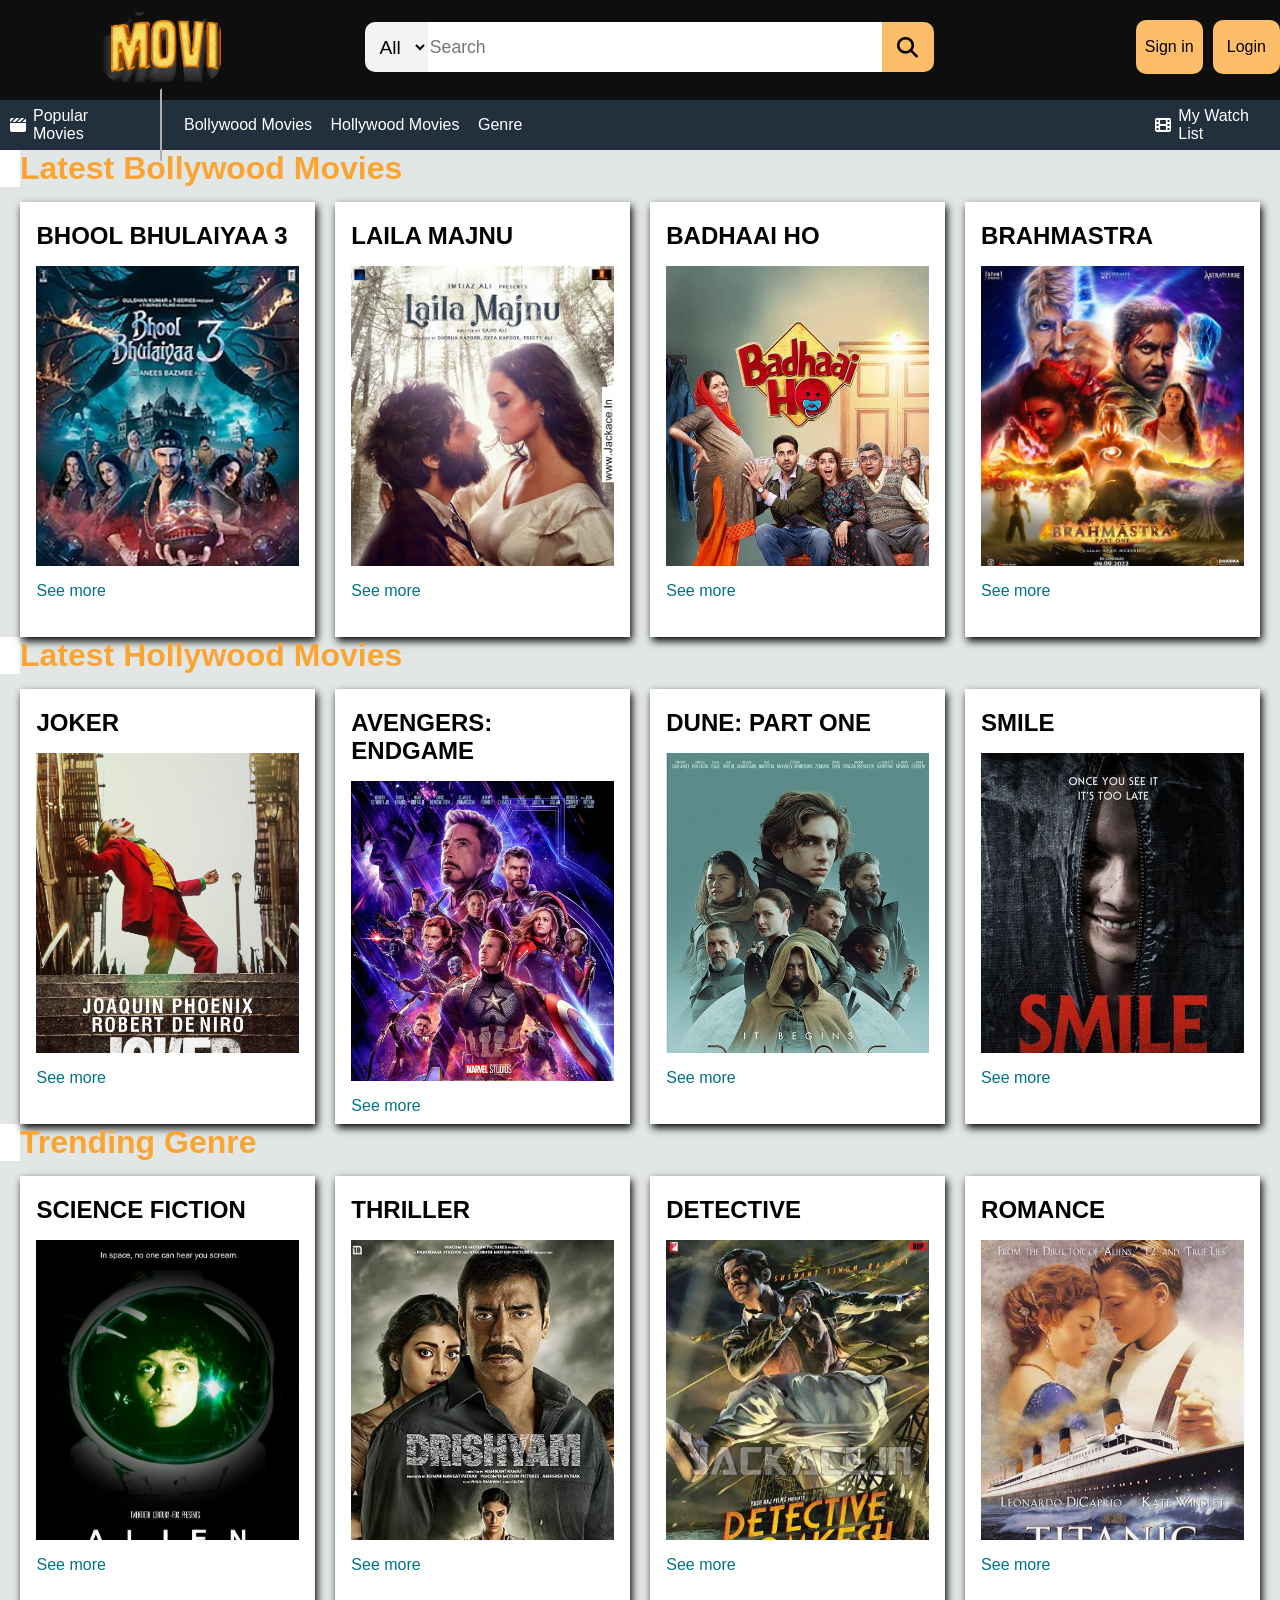
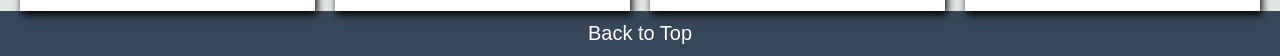
<file: index.html>
<!DOCTYPE html>
<html lang="en">
<head>
    <meta charset="UTF-8">
    <meta name="viewport" content="width=device-width, initial-scale=1.0">
    <title>Movie-information</title>
    <link rel="stylesheet" href="https://cdnjs.cloudflare.com/ajax/libs/font-awesome/6.7.2/css/all.min.css" integrity="sha512-Evv84Mr4kqVGRNSgIGL/F/aIDqQb7xQ2vcrdIwxfjThSH8CSR7PBEakCr51Ck+w+/U6swU2Im1vVX0SVk9ABhg==" crossorigin="anonymous" referrerpolicy="no-referrer" />
    <link rel = "stylesheet" href = "style.css">
</head>
<body>
    <header>
        <div class="navbar">
            <div class="nav-logo border">
                <div class="logo"></div>
            </div>
            <div class="nav-search border">
                <select class="search-select">
                    <option>All</option>
                </select >
                <input class="search-input" placeholder="Search">
                <div class="search-icon">
                    <i class="fa-solid fa-magnifying-glass"></i>
                </div>
            </div>
            <div class="nav-sign-in border" >
                <p>Sign in</p>
            </div>
            <div class="nav-login border" >
                <p>Login</p>
            </div>
        </div>
        <div class="panel">
            <i class="fa-solid fa-clapperboard"></i>
            <div class="FirstSec border">Popular Movies</div>
            <div class="panel-ops">
                <p class="border">Bollywood Movies</p>
                <p class="border">Hollywood Movies</p>
                <p class="border">Genre</p>
            </div>
            <i class="fa-solid fa-film"></i>
            <div class="border">My Watch List</div>
        </div>
    </header>
    <h1>Latest Bollywood Movies</h1>
    <div class="template">
        <div class="movie-card">
            <div class="box-content">
                <h2>BHOOL BHULAIYAA 3</h2>
                <div class="img" style="background-image: url(Bhool_Bhulaiyaa_3_poster.jpg)"></div>
                <p>See more</p>
            </div>
        </div>
        <div class="movie-card">
            <div class="box-content">
                <h2>LAILA MAJNU</h2>
                <div class="img" style="background-image: url(box4.jpg)"></div>
                <p>See more</p>
            </div>
        </div>
        <div class="movie-card">
            <div class="box-content">
                <h2>BADHAAI HO</h2>
                <div class="img" style="background-image: url(box2.jpeg)"></div>
                <p>See more</p>
            </div>
        </div>
        <div class="movie-card">
            <div class="box-content">
                <h2>BRAHMASTRA</h2>
                <div class="img" style="background-image: url(box3.jpg)"></div>
                <p>See more</p>
            </div>
        </div>
    </div>
    <h1>Latest Hollywood Movies</h1>
    <div class="template">
        <div class="movie-card">
            <div class="box-content">
                <h2>JOKER</h2>
                <div class="img" style="background-image: url(box5.jpg)"></div>
                <p>See more</p>
            </div>
        </div>
        <div class="movie-card">
            <div class="box-content">
                <h2>AVENGERS: ENDGAME</h2>
                <div class="img" style="background-image: url(box6.jpeg)"></div>
                <p>See more</p>
            </div>
        </div>
        <div class="movie-card">
            <div class="box-content">
                <h2>DUNE: PART ONE</h2>
                <div class="img" style="background-image: url(box7.jpg)"></div>
                <p>See more</p>
            </div>
        </div>
        <div class="movie-card">
            <div class="box-content">
                <h2>SMILE</h2>
                <div class="img" style="background-image: url(box8.jpeg)"></div>
                <p>See more</p>
            </div>
        </div>
    </div>
    <h1>Trending Genre</h1>
    <div class="template">
        <div class="movie-card">
            <div class="box-content">
                <h2>SCIENCE FICTION</h2>
                <div class="img" style="background-image: url(box9.jpg)"></div>
                <p>See more</p>
            </div>
        </div>
        <div class="movie-card">
            <div class="box-content">
                <h2>THRILLER</h2>
                <div class="img" style="background-image: url(box10.jpg)"></div>
                <p>See more</p>
            </div>
        </div>
        <div class="movie-card">
            <div class="box-content">
                <h2>DETECTIVE</h2>
                <div class="img" style="background-image: url(box11.jpg)"></div>
                <p>See more</p>
            </div>
        </div>
        <div class="movie-card">
            <div class="box-content">
                <h2>ROMANCE</h2>
                <div class="img" style="background-image: url(box12.jpeg)"></div>
                <p>See more</p>
            </div>
        </div>
    </div>
    <footer>
        <div class="footPanel1">Back to Top</div>
    </footer>
    <script src="script.js"></script>
</body>
</html>
</file>
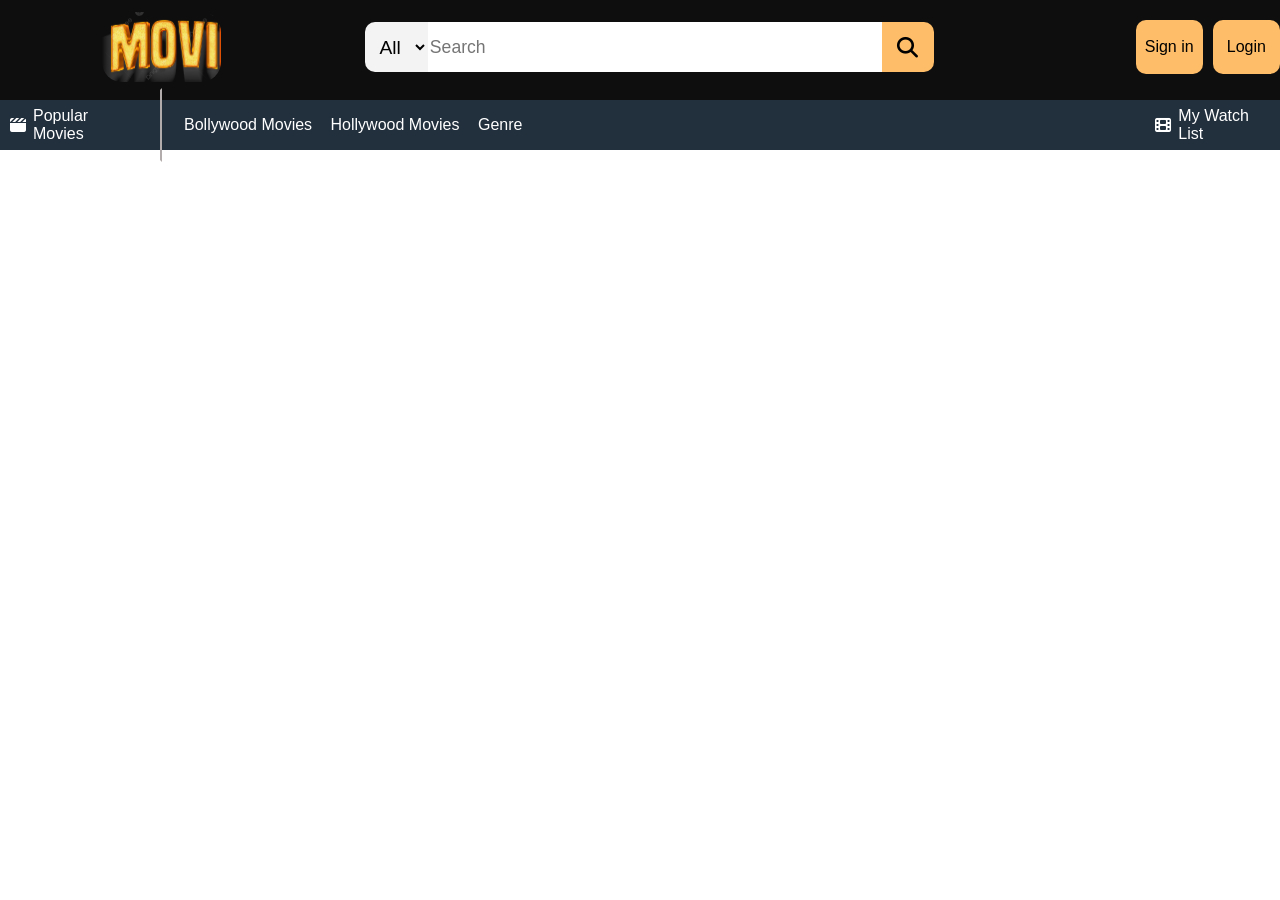
<file: movie-detail.html>
<!DOCTYPE html>
<html lang="en">
<head>
    <meta charset="UTF-8">
    <meta name="viewport" content="width=device-width, initial-scale=1.0">
    <title>Movie-Detail</title>
    <link rel="stylesheet" href="https://cdnjs.cloudflare.com/ajax/libs/font-awesome/6.7.2/css/all.min.css" integrity="sha512-Evv84Mr4kqVGRNSgIGL/F/aIDqQb7xQ2vcrdIwxfjThSH8CSR7PBEakCr51Ck+w+/U6swU2Im1vVX0SVk9ABhg==" crossorigin="anonymous" referrerpolicy="no-referrer" />
    <link rel = "stylesheet" href = "style.css">
</head>
<body>
    <header>
        <div class="navbar">
            <div class="nav-logo border">
                <div class="logo"></div>
            </div>
            <div class="nav-search border">
                <select class="search-select">
                    <option>All</option>
                </select >
                <input class="search-input" placeholder="Search">
                <div class="search-icon">
                    <i class="fa-solid fa-magnifying-glass"></i>
                </div>
            </div>
            <div class="nav-sign-in border" >
                <p>Sign in</p>
            </div>
            <div class="nav-login border" >
                <p>Login</p>
            </div>
        </div>
        <div class="panel">
            <i class="fa-solid fa-clapperboard"></i>
            <div class="FirstSec border">Popular Movies</div>
            <div class="panel-ops">
                <p class="border">Bollywood Movies</p>
                <p class="border">Hollywood Movies</p>
                <p class="border">Genre</p>
            </div>
            <i class="fa-solid fa-film"></i>
            <div class="border">My Watch List</div>
        </div>
    </header>
</body>
</html>
</file>
<file: style.css>
* {
    margin : 0;
    font-family : Arial;
    border : border-box;
}
.navbar {
    height : 100px;
    background-color : #0e0e0e;
    color : white;
    display : flex;
    /**justify-content: space-evenly;**/
}
.nav-logo {
    height : 70px;
    width : 150px;
    margin-left : 100px;
    border-radius: 10px;
    margin-top : 10px;
}
.logo {
    background-image : url("logo.png");
    background-size : cover;
    height : 100%;
    width : 100%;
    border-radius: 20px;
}
.border {
    border : 2px solid transparent;
}
.border:hover {
    border : 3px solid white;
}
.nav-search {
    display : flex;
    width : 720px;
    height : 50px;
    border-radius: 10px;
    margin-left : 140px;
    margin-right : 200px;
    margin-top : 20px;
}
.search-select {
    background-color : #f3f3f3;
    width : 80px;
    text-align: center;
    font-size : 1.2rem;
    border-top-left-radius: 10px;
    border-bottom-left-radius: 10px;
    border : none;
}
.search-input {
    width : 100%;
    font-size : 1.1rem;
    border : none;
}
.search-icon {
    width : 65px;
    display : flex;
    justify-content: center;
    align-items : center;
    font-size : 1.3rem;
    background-color : #febd68;
    border-top-right-radius: 10px;
    border-bottom-right-radius: 10px;
    color : black;
}
.nav-sign-in {
    display : flex;
    justify-content: center;
    align-items : center;
    height : 50px;
    width : 80px;
    color : black;
    background-color : #febd68;
    border-radius : 10px;
    margin-right : 10px;
    margin-top : 20px;
}
.nav-login {
    display : flex;
    justify-content: center;
    align-items : center;
    height : 50px;
    width : 80px;
    color : black;
    background-color : #febd68;
    border-radius : 10px;
    margin-top : 20px;
}
.panel {
    height : 50px;
    background-color : #222f3d;
    color : white;
    display : flex;
    align-items : center;
}
.fa-clapperboard {
    margin-left : 10px;
}
.FirstSec {
    margin-left : 5px;
    margin-right : 10px;
    padding: 17px 17px 17px 0px;
    border-right : 2px solid rgb(178, 172, 172);
}
.panel-ops {
    width : 77%;
    font-size: 1rem;
}
.panel-ops p {
    display : inline;
    margin-left : 10px;
}
.fa-film {
    margin-right : 5px;
}

.template {
    display : flex; 
    flex-wrap : wrap;
    background-color: #e2e7e6;
    justify-content: space-evenly;
}
h1 {
    margin-left : 20px;
    color : #faa433;
    background-color: #e2e7e6;
}
.movie-card {
    height : 400px;
    width : 23%;
    background-color: white;
    padding: 20px 0px 15px;
    margin-top: 15px;
    box-shadow: 2px 4px 8px black;
}
.movie-card:hover {
    box-shadow : 5px 8px 17px black;
}
.img {
    background-size: cover;
    height : 300px;
    margin-top : 1rem;
    margin-bottom: 1rem;
}
.box-content {
    margin-left : 1rem;
    margin-right : 1rem;
}
.box-content p {
    color : #007185;
}
.footPanel1 {
    height : 45px;
    background-color: #37475a;
    color : white;
    justify-content: center;
    font-size : 20px;
    display : flex;
    align-items: center;
}
</file>
